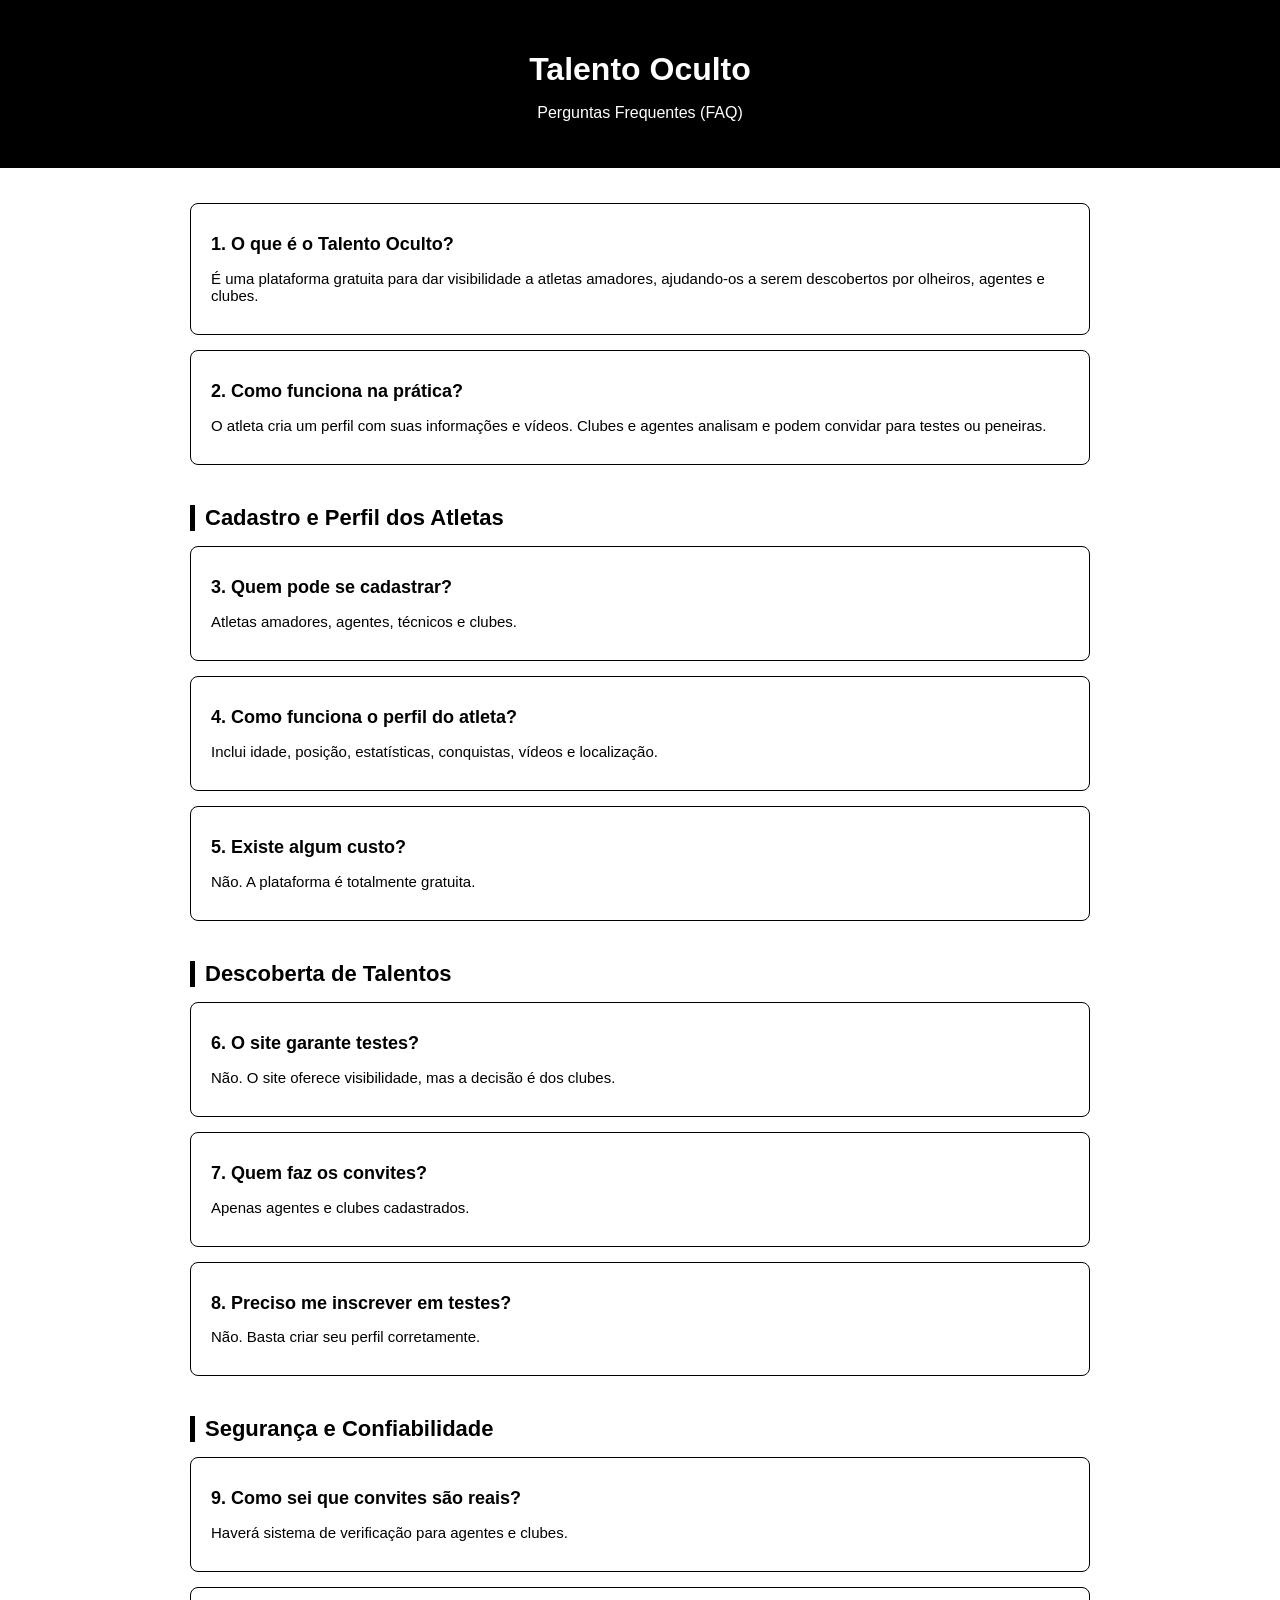
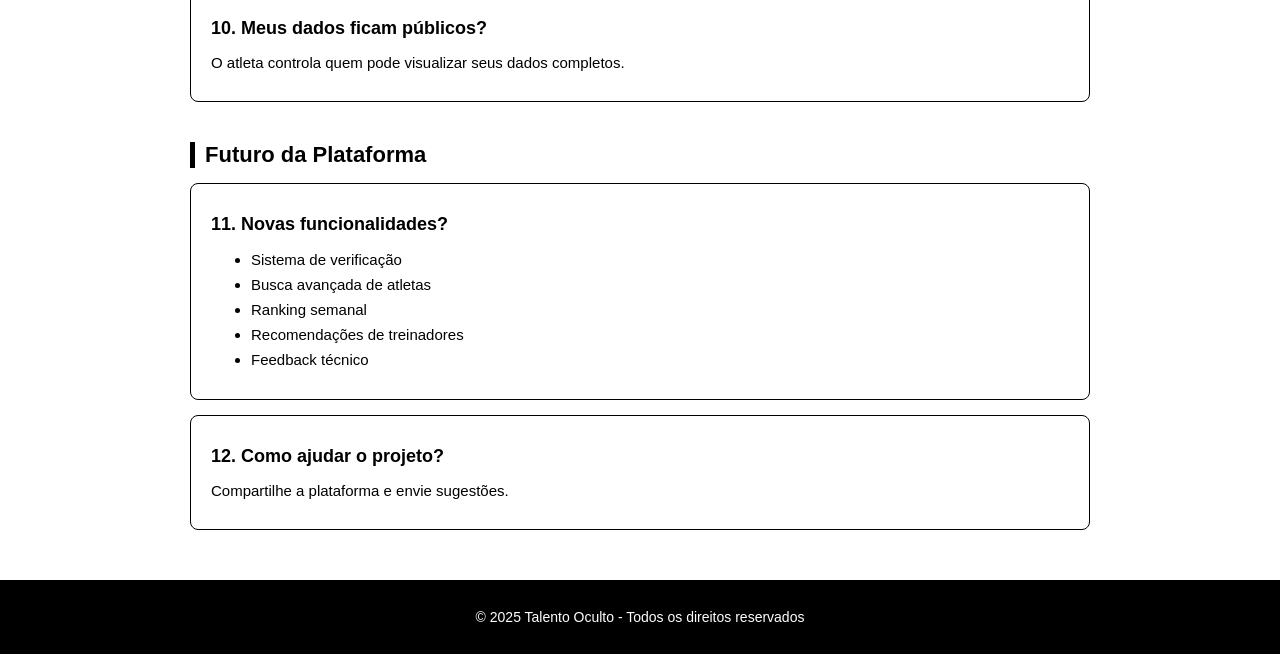
<file: HTML/faq.html>
<!DOCTYPE html>
<html lang="pt-br">
<head>
    <meta charset="UTF-8">
    <title>FAQ - Talento Oculto</title>
    <link rel="stylesheet" href="CSS/faq.css">
    <meta name="viewport" content="width=device-width, initial-scale=1.0">
</head>
<body>

<header>
    <h1>Talento Oculto</h1>
    <p>Perguntas Frequentes (FAQ)</p>
</header>

<main class="faq-container">

    <div class="faq-item">
        <h2>1. O que é o Talento Oculto?</h2>
        <p>É uma plataforma gratuita para dar visibilidade a atletas amadores, ajudando-os a serem descobertos por olheiros, agentes e clubes.</p>
    </div>

    <div class="faq-item">
        <h2>2. Como funciona na prática?</h2>
        <p>O atleta cria um perfil com suas informações e vídeos. Clubes e agentes analisam e podem convidar para testes ou peneiras.</p>
    </div>

    <div class="faq-title">Cadastro e Perfil dos Atletas</div>

    <div class="faq-item">
        <h2>3. Quem pode se cadastrar?</h2>
        <p>Atletas amadores, agentes, técnicos e clubes.</p>
    </div>

    <div class="faq-item">
        <h2>4. Como funciona o perfil do atleta?</h2>
        <p>Inclui idade, posição, estatísticas, conquistas, vídeos e localização.</p>
    </div>

    <div class="faq-item">
        <h2>5. Existe algum custo?</h2>
        <p>Não. A plataforma é totalmente gratuita.</p>
    </div>

    <div class="faq-title">Descoberta de Talentos</div>

    <div class="faq-item">
        <h2>6. O site garante testes?</h2>
        <p>Não. O site oferece visibilidade, mas a decisão é dos clubes.</p>
    </div>

    <div class="faq-item">
        <h2>7. Quem faz os convites?</h2>
        <p>Apenas agentes e clubes cadastrados.</p>
    </div>

    <div class="faq-item">
        <h2>8. Preciso me inscrever em testes?</h2>
        <p>Não. Basta criar seu perfil corretamente.</p>
    </div>

    <div class="faq-title">Segurança e Confiabilidade</div>

    <div class="faq-item">
        <h2>9. Como sei que convites são reais?</h2>
        <p>Haverá sistema de verificação para agentes e clubes.</p>
    </div>

    <div class="faq-item">
        <h2>10. Meus dados ficam públicos?</h2>
        <p>O atleta controla quem pode visualizar seus dados completos.</p>
    </div>

    <div class="faq-title">Futuro da Plataforma</div>

    <div class="faq-item">
        <h2>11. Novas funcionalidades?</h2>
        <ul>
            <li>Sistema de verificação</li>
            <li>Busca avançada de atletas</li>
            <li>Ranking semanal</li>
            <li>Recomendações de treinadores</li>
            <li>Feedback técnico</li>
        </ul>
    </div>

    <div class="faq-item">
        <h2>12. Como ajudar o projeto?</h2>
        <p>Compartilhe a plataforma e envie sugestões.</p>
    </div>

</main>

<footer>
    <p>© 2025 Talento Oculto - Todos os direitos reservados</p>
</footer>

</body>
</html>
</file>
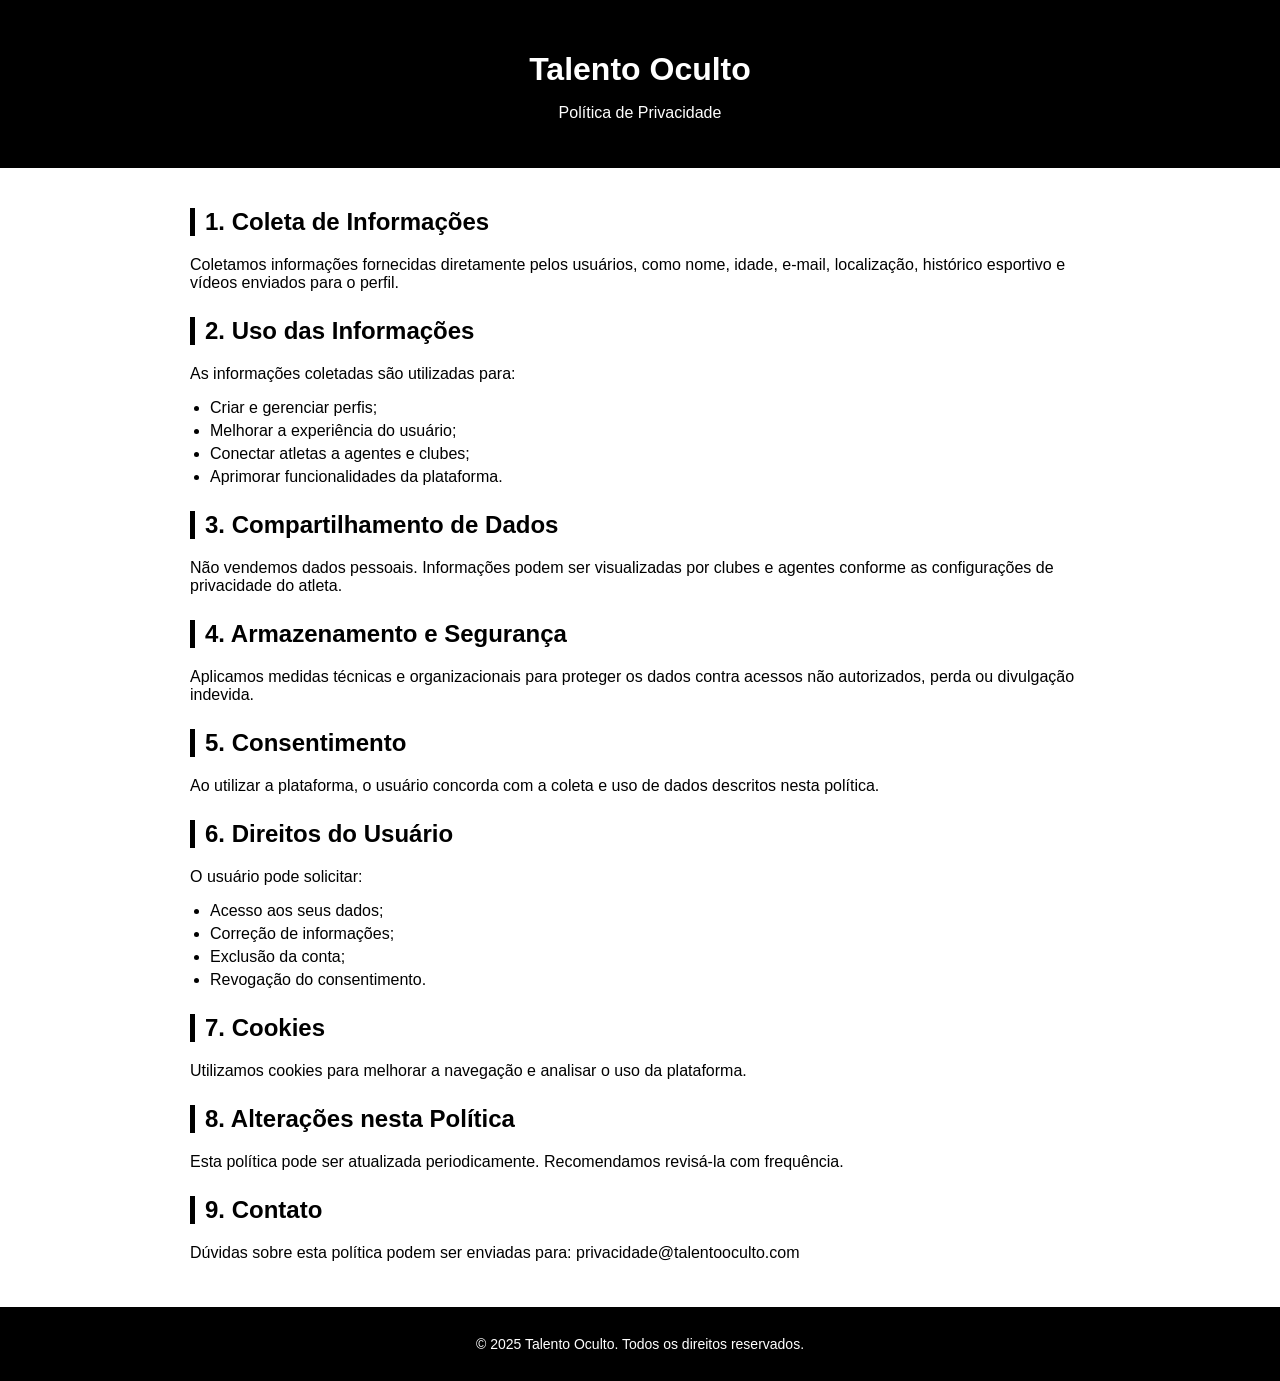
<file: HTML/privacidade.html>
<!DOCTYPE html>
<html lang="pt-br">
<head>
  <meta charset="UTF-8">
  <title>Política de Privacidade - Talento Oculto</title>
  <link rel="stylesheet" href="CSS/privacidade.css">
  <meta name="viewport" content="width=device-width, initial-scale=1.0">
</head>
<body>

<header>
  <h1>Talento Oculto</h1>
  <p>Política de Privacidade</p>
</header>

<main class="container">

  <section>
    <h2>1. Coleta de Informações</h2>
    <p>
      Coletamos informações fornecidas diretamente pelos usuários, como nome, idade, e-mail, localização, 
      histórico esportivo e vídeos enviados para o perfil.
    </p>
  </section>

  <section>
    <h2>2. Uso das Informações</h2>
    <p>
      As informações coletadas são utilizadas para:
    </p>
    <ul>
      <li>Criar e gerenciar perfis;</li>
      <li>Melhorar a experiência do usuário;</li>
      <li>Conectar atletas a agentes e clubes;</li>
      <li>Aprimorar funcionalidades da plataforma.</li>
    </ul>
  </section>

  <section>
    <h2>3. Compartilhamento de Dados</h2>
    <p>
      Não vendemos dados pessoais. Informações podem ser visualizadas por clubes e agentes conforme as 
      configurações de privacidade do atleta.
    </p>
  </section>

  <section>
    <h2>4. Armazenamento e Segurança</h2>
    <p>
      Aplicamos medidas técnicas e organizacionais para proteger os dados contra acessos não autorizados, 
      perda ou divulgação indevida.
    </p>
  </section>

  <section>
    <h2>5. Consentimento</h2>
    <p>
      Ao utilizar a plataforma, o usuário concorda com a coleta e uso de dados descritos nesta política.
    </p>
  </section>

  <section>
    <h2>6. Direitos do Usuário</h2>
    <p>
      O usuário pode solicitar:
    </p>
    <ul>
      <li>Acesso aos seus dados;</li>
      <li>Correção de informações;</li>
      <li>Exclusão da conta;</li>
      <li>Revogação do consentimento.</li>
    </ul>
  </section>

  <section>
    <h2>7. Cookies</h2>
    <p>
      Utilizamos cookies para melhorar a navegação e analisar o uso da plataforma.
    </p>
  </section>

  <section>
    <h2>8. Alterações nesta Política</h2>
    <p>
      Esta política pode ser atualizada periodicamente. Recomendamos revisá-la com frequência.
    </p>
  </section>

  <section>
    <h2>9. Contato</h2>
    <p>
      Dúvidas sobre esta política podem ser enviadas para: privacidade@talentooculto.com
    </p>
  </section>

</main>

<footer>
  <p>© 2025 Talento Oculto. Todos os direitos reservados.</p>
</footer>

</body>
</html>
</file>
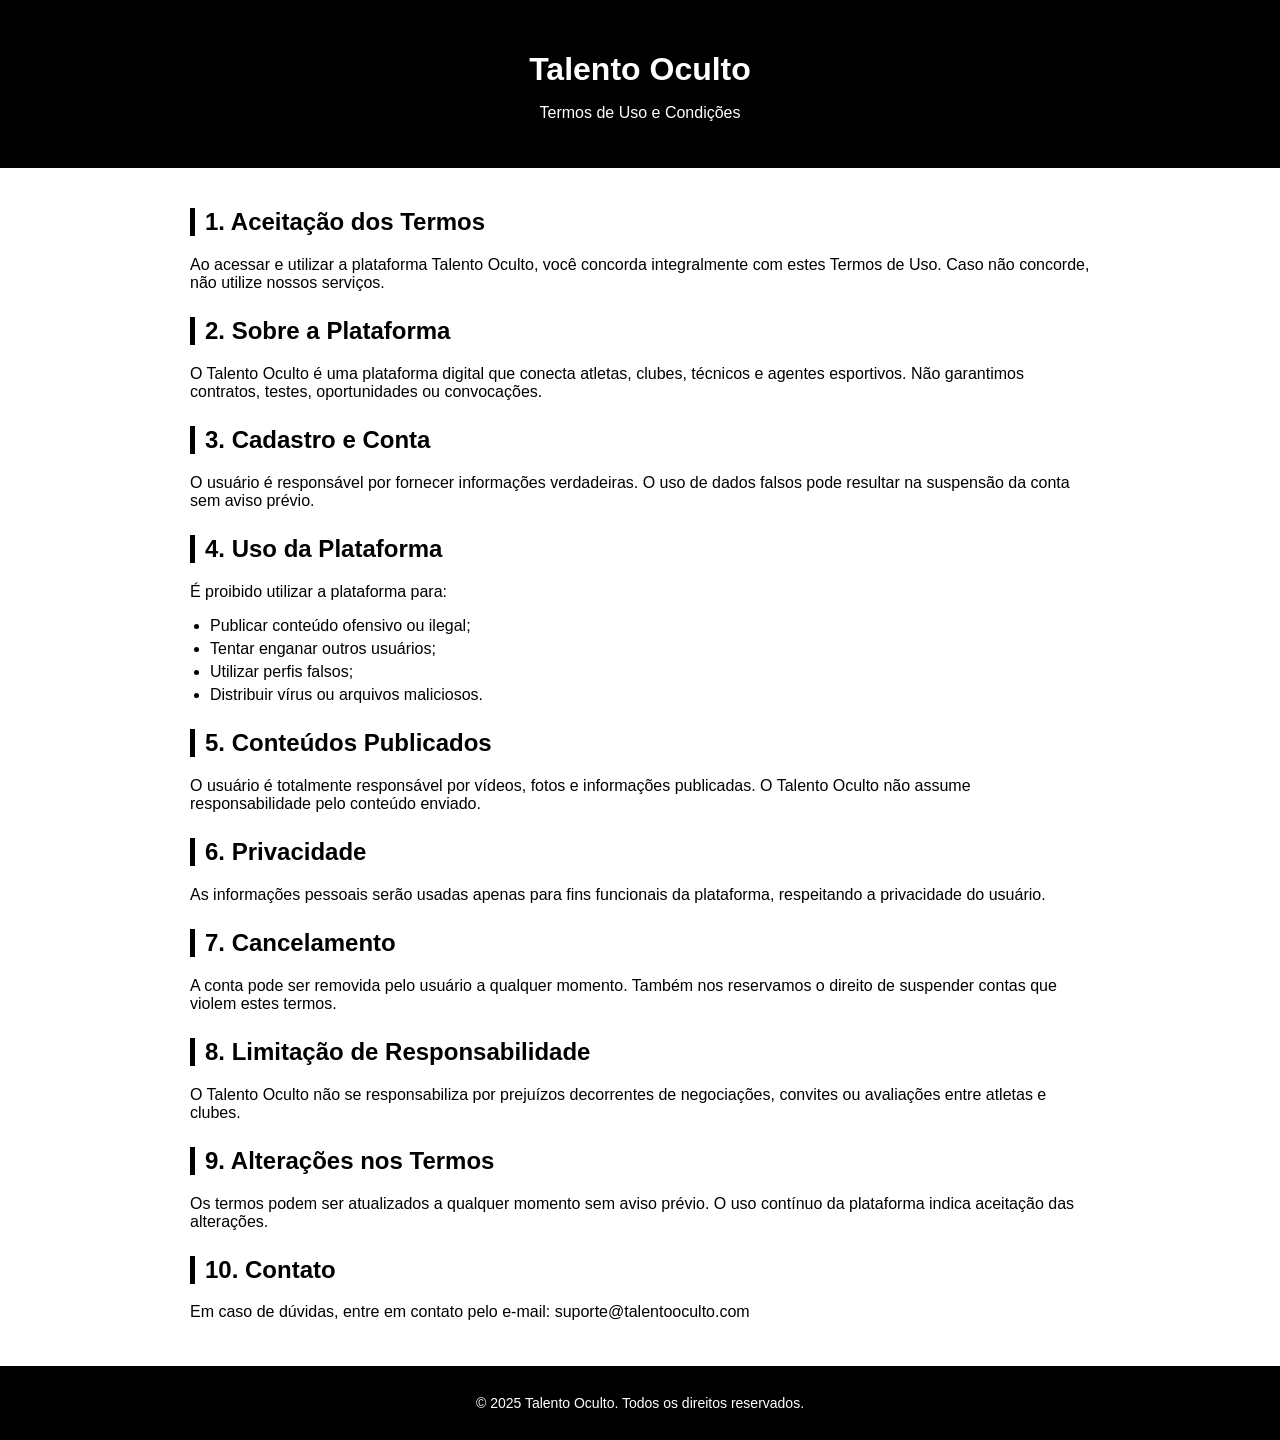
<file: HTML/termos.html>
<!DOCTYPE html>
<html lang="pt-br">
<head>
  <meta charset="UTF-8">
  <title>Termos de Uso - Talento Oculto</title>
  <link rel="stylesheet" href="CSS/termos.css">
  <meta name="viewport" content="width=device-width, initial-scale=1.0">
</head>
<body>

<header>
  <h1>Talento Oculto</h1>
  <p>Termos de Uso e Condições</p>
</header>

<main class="container">

  <section>
    <h2>1. Aceitação dos Termos</h2>
    <p>
      Ao acessar e utilizar a plataforma Talento Oculto, você concorda integralmente com estes Termos de Uso. 
      Caso não concorde, não utilize nossos serviços.
    </p>
  </section>

  <section>
    <h2>2. Sobre a Plataforma</h2>
    <p>
      O Talento Oculto é uma plataforma digital que conecta atletas, clubes, técnicos e agentes esportivos. 
      Não garantimos contratos, testes, oportunidades ou convocações.
    </p>
  </section>

  <section>
    <h2>3. Cadastro e Conta</h2>
    <p>
      O usuário é responsável por fornecer informações verdadeiras. O uso de dados falsos pode resultar na 
      suspensão da conta sem aviso prévio.
    </p>
  </section>

  <section>
    <h2>4. Uso da Plataforma</h2>
    <p>
      É proibido utilizar a plataforma para:
    </p>
    <ul>
      <li>Publicar conteúdo ofensivo ou ilegal;</li>
      <li>Tentar enganar outros usuários;</li>
      <li>Utilizar perfis falsos;</li>
      <li>Distribuir vírus ou arquivos maliciosos.</li>
    </ul>
  </section>

  <section>
    <h2>5. Conteúdos Publicados</h2>
    <p>
      O usuário é totalmente responsável por vídeos, fotos e informações publicadas. 
      O Talento Oculto não assume responsabilidade pelo conteúdo enviado.
    </p>
  </section>

  <section>
    <h2>6. Privacidade</h2>
    <p>
      As informações pessoais serão usadas apenas para fins funcionais da plataforma, respeitando a privacidade do usuário.
    </p>
  </section>

  <section>
    <h2>7. Cancelamento</h2>
    <p>
      A conta pode ser removida pelo usuário a qualquer momento. 
      Também nos reservamos o direito de suspender contas que violem estes termos.
    </p>
  </section>

  <section>
    <h2>8. Limitação de Responsabilidade</h2>
    <p>
      O Talento Oculto não se responsabiliza por prejuízos decorrentes de negociações, convites ou avaliações
      entre atletas e clubes.
    </p>
  </section>

  <section>
    <h2>9. Alterações nos Termos</h2>
    <p>
      Os termos podem ser atualizados a qualquer momento sem aviso prévio.
      O uso contínuo da plataforma indica aceitação das alterações.
    </p>
  </section>

  <section>
    <h2>10. Contato</h2>
    <p>
      Em caso de dúvidas, entre em contato pelo e-mail: suporte@talentooculto.com
    </p>
  </section>

</main>

<footer>
  <p>© 2025 Talento Oculto. Todos os direitos reservados.</p>
</footer>

</body>
</html>
</file>
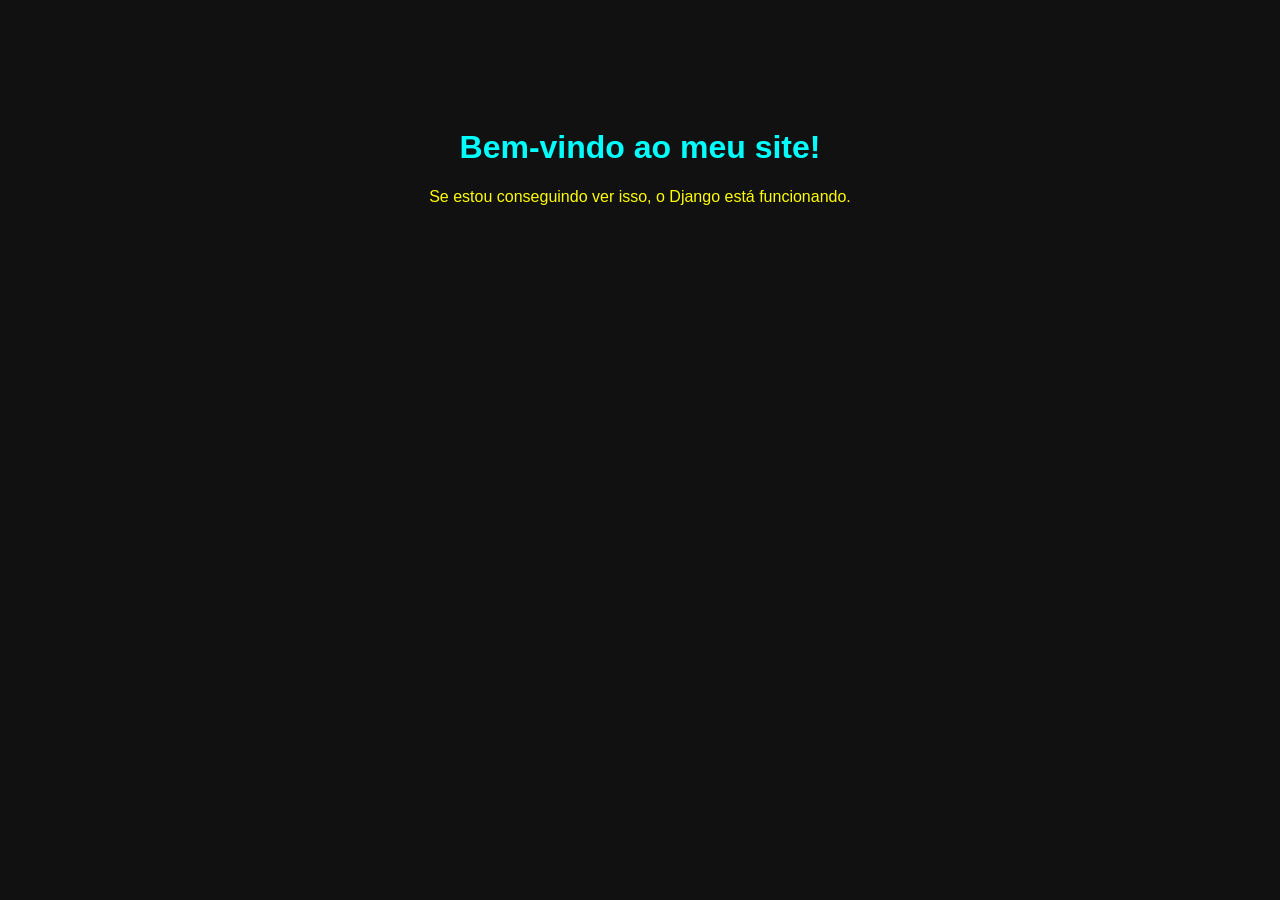
<file: meu_projeto/MeuSite/MeuSite/templates/MeuSite/home.html>
<!DOCTYPE html>
<html lang="pt-br">
<head>
    <meta charset="UTF-8">
    <title>Página Inicial</title>
    <style>
        body {
            background-color: #111;
            color: yellow;
            font-family: 'Orbitron', sans-serif;
            text-align: center;
            padding-top: 100px;
        }
        h1 {
            color: cyan;
        }
    </style>
</head>
<body>
    <h1>Bem-vindo ao meu site!</h1>
    <p>Se estou conseguindo ver isso, o Django está funcionando. </p>
</body>
</html>
</file>
<file: HTML/CSS/faq.css>
body {
    font-family: Arial, Arial, sans-serif;
    margin: 0;
    background: #ffffff;
    color: #000000;
}

/* TOPO */
header {
    background: #000000;
    color: #ffffff;
    text-align: center;
    padding: 30px 10px;
}

header h1 {
    margin-bottom: 5px;
    font-weight: bold;
}

/* CONTAINER PRINCIPAL */
.faq-container {
    max-width: 900px;
    margin: auto;
    padding: 20px;
}

/* TÍTULOS DAS SEÇÕES */
.faq-title {
    margin-top: 40px;
    font-size: 22px;
    color: #000000;
    font-weight: bold;
    border-left: 5px solid #000000;
    padding-left: 10px;
}

/* PERGUNTAS */
.faq-item {
    background: #ffffff;
    margin-top: 15px;
    padding: 15px 20px;
    border-radius: 8px;
    border: 1px solid #000000;
    transition: transform 0.2s;
}

/* ANIMAÇÃO */
.faq-item:hover {
    transform: scale(1.02);
}

/* TÍTULO DA PERGUNTA */
.faq-item h2 {
    font-size: 18px;
    color: #000000;
}

/* TEXTO */
.faq-item p,
.faq-item li {
    font-size: 15px;
    margin-top: 8px;
    color: #000000;
}

/* RODAPÉ */
footer {
    text-align: center;
    background: #000000;
    color: #ffffff;
    padding: 15px;
    margin-top: 30px;
    font-size: 14px;
}
</file>
<file: HTML/CSS/privacidade.css>
body {
  margin: 0;
  font-family: Arial, sans-serif;
  background: #ffffff;
  color: #000000;
}

/* TOPO */
header {
  background-color: #000000;
  color: #ffffff;
  text-align: center;
  padding: 30px 15px;
}

header h1 {
  margin-bottom: 5px;
}

/* CONTEÚDO */
.container {
  max-width: 900px;
  margin: auto;
  padding: 20px;
}

section {
  margin-bottom: 25px;
}

h2 {
  border-left: 5px solid #000000;
  padding-left: 10px;
}

/* LISTAS */
ul {
  padding-left: 20px;
}

li {
  margin-bottom: 5px;
}

/* RODAPÉ */
footer {
  background: #000000;
  color: white;
  text-align: center;
  padding: 15px;
  font-size: 14px;
}
</file>
<file: HTML/CSS/termos.css>
body {
  margin: 0;
  font-family: Arial, sans-serif;
  background-color: #ffffff;
  color: #000000;
}

/* TOPO */
header {
  background: #000000;
  color: #ffffff;
  text-align: center;
  padding: 30px 15px;
}

header h1 {
  margin-bottom: 5px;
}

/* CONTEÚDO */
.container {
  max-width: 900px;
  margin: auto;
  padding: 20px;
}

section {
  margin-bottom: 25px;
}

h2 {
  border-left: 5px solid #000000;
  padding-left: 10px;
}

/* LISTA */
ul {
  padding-left: 20px;
}

li {
  margin: 5px 0;
}

/* RODAPÉ */
footer {
  background: #000000;
  color: white;
  text-align: center;
  padding: 15px;
  font-size: 14px;
}
</file>
